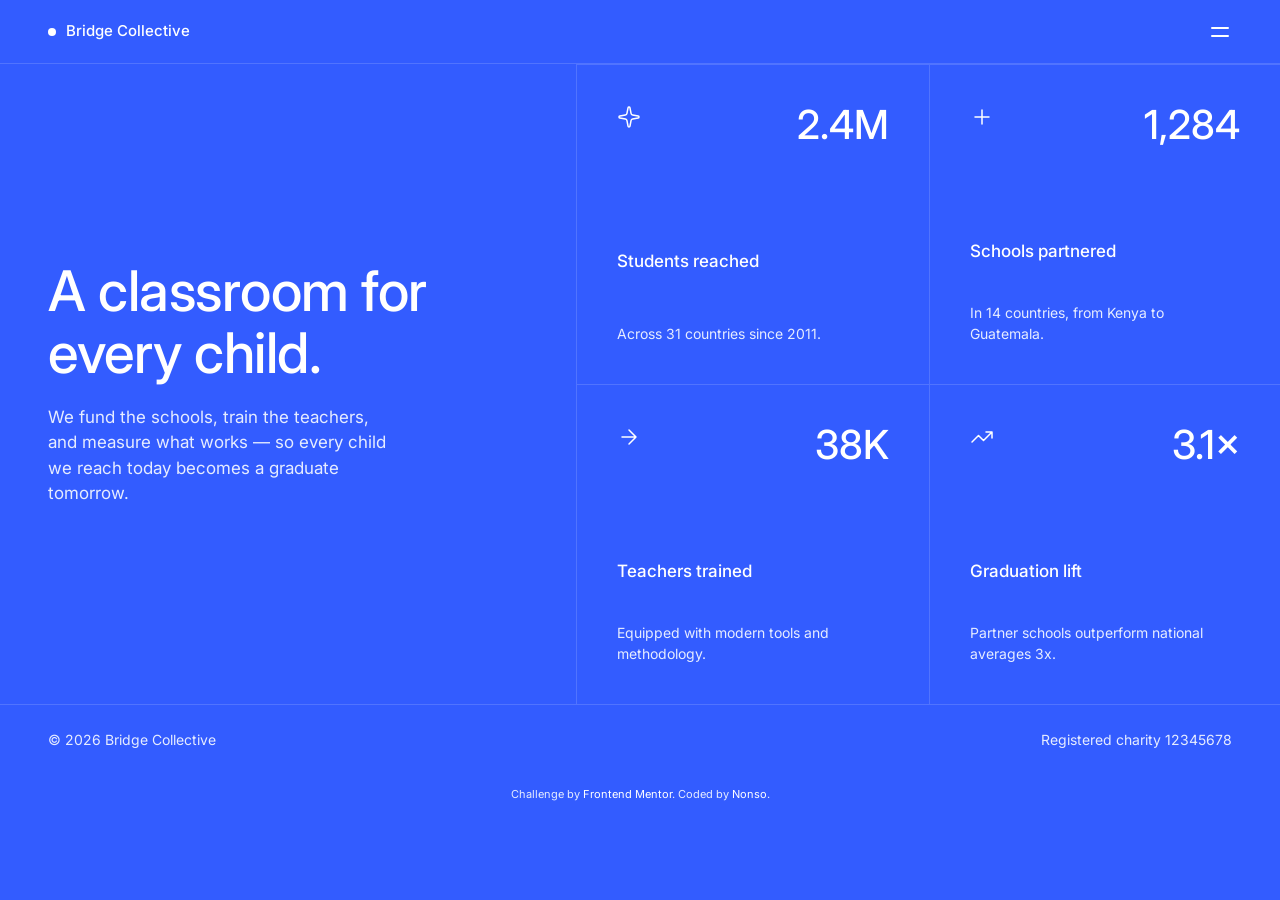
<file: index.html>
<!DOCTYPE html>
<html lang="en">
<head>
  <meta charset="UTF-8">
  <meta name="viewport" content="width=device-width, initial-scale=1.0"> <!-- displays site properly based on user's device -->

  <link rel="icon" type="image/png" sizes="32x32" href="./assets/images/favicon-32x32.png">

  <title>Frontend Mentor | Grid landing page</title>

  <link rel="stylesheet" href="./style.css">
</head>
<body>

  <div class="page">

    <!-- Nav -->
    <header class="nav">
      <a href="#" class="nav__logo">
        <span class="nav__dot" aria-hidden="true"></span>
        Bridge Collective
      </a>

      <button type="button" class="nav__toggle" id="menuToggle" aria-expanded="false" aria-controls="menuPanel">
        <img src="./assets/images/icon-menu.svg" alt="" class="nav__toggle-icon nav__toggle-icon--open">
        <img src="./assets/images/icon-close.svg" alt="" class="nav__toggle-icon nav__toggle-icon--close">
        <span class="visually-hidden">Menu</span>
      </button>
    </header>

    <main class="hero">

      <div class="hero__intro">
        <h1 class="hero__title">A classroom for every child.</h1>
        <p class="hero__text">We fund the schools, train the teachers, and measure what works — so every child we reach today becomes a graduate tomorrow.</p>
      </div>

      <!-- Stats -->
      <div class="stats-grid">

        <div class="stat-card">
          <img src="./assets/images/icon-sparkle.svg" alt="" class="stat-card__icon">
          <p class="stat-card__number">2.4M</p>
          <h2 class="stat-card__label">Students reached</h2>
          <p class="stat-card__desc">Across 31 countries since 2011.</p>
        </div>

        <div class="stat-card">
          <img src="./assets/images/icon-plus.svg" alt="" class="stat-card__icon">
          <p class="stat-card__number">1,284</p>
          <h2 class="stat-card__label">Schools partnered</h2>
          <p class="stat-card__desc">In 14 countries, from Kenya to Guatemala.</p>
        </div>

        <div class="stat-card">
          <img src="./assets/images/icon-arrow-right.svg" alt="" class="stat-card__icon">
          <p class="stat-card__number">38K</p>
          <h2 class="stat-card__label">Teachers trained</h2>
          <p class="stat-card__desc">Equipped with modern tools and methodology.</p>
        </div>

        <div class="stat-card">
          <img src="./assets/images/icon-trending-up.svg" alt="" class="stat-card__icon">
          <p class="stat-card__number">3.1&times;</p>
          <h2 class="stat-card__label">Graduation lift</h2>
          <p class="stat-card__desc">Partner schools outperform national averages 3x.</p>
        </div>

      </div>

    </main>

    <!-- Footer -->
    <footer class="site-footer">
      <p>&copy; 2026 Bridge Collective</p>
      <p>Registered charity 12345678</p>
    </footer>

  </div>

  <!-- Menu panel — hidden until the hamburger is activated -->
  <div class="menu-overlay" id="menuOverlay"></div>
  <nav class="menu-panel" id="menuPanel" aria-label="Main navigation">
    <ul class="menu-panel__list">
      <li><a href="#">About</a></li>
      <li><a href="#">Our Work</a></li>
      <li><a href="#">Partners</a></li>
      <li><a href="#">Annual Report</a></li>
      <li><a href="#">Donate</a></li>
    </ul>
  </nav>

  <script src="./script.js"></script>

  <div class="attribution">
    Challenge by <a href="https://www.frontendmentor.io?ref=challenge">Frontend Mentor</a>.
    Coded by <a href="https://www.frontendmentor.io/profile/1Chinomnso"> Nonso</a>.
  </div>
</body>
</html>
</file>
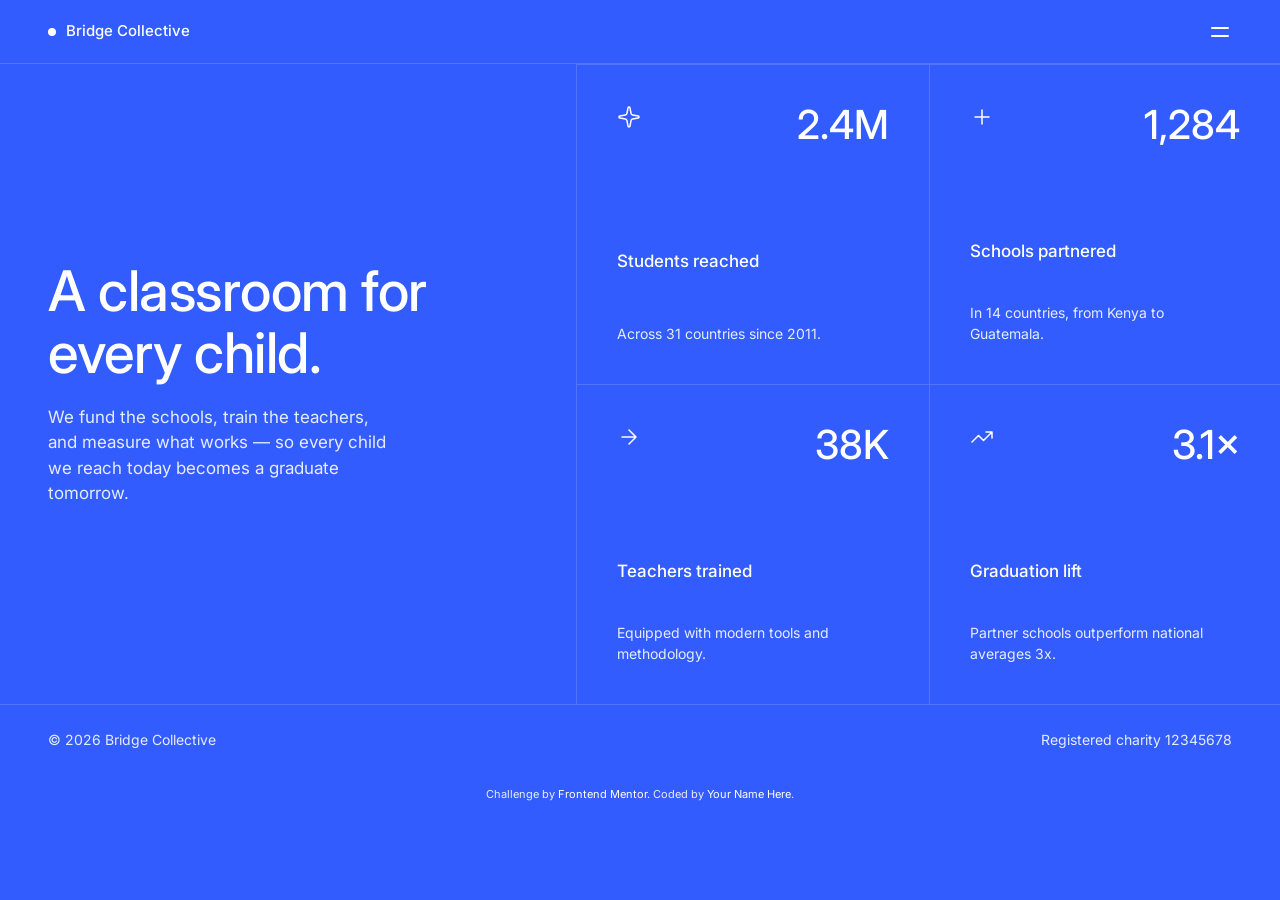
<file: grid-landing-page-main/index.html>
<!DOCTYPE html>
<html lang="en">
<head>
  <meta charset="UTF-8">
  <meta name="viewport" content="width=device-width, initial-scale=1.0"> <!-- displays site properly based on user's device -->

  <link rel="icon" type="image/png" sizes="32x32" href="./assets/images/favicon-32x32.png">

  <title>Frontend Mentor | Grid landing page</title>

  <link rel="stylesheet" href="./style.css">
</head>
<body>

  <div class="page">

    <!-- Nav -->
    <header class="nav">
      <a href="#" class="nav__logo">
        <span class="nav__dot" aria-hidden="true"></span>
        Bridge Collective
      </a>

      <button type="button" class="nav__toggle" id="menuToggle" aria-expanded="false" aria-controls="menuPanel">
        <img src="./assets/images/icon-menu.svg" alt="" class="nav__toggle-icon nav__toggle-icon--open">
        <img src="./assets/images/icon-close.svg" alt="" class="nav__toggle-icon nav__toggle-icon--close">
        <span class="visually-hidden">Menu</span>
      </button>
    </header>

    <main class="hero">

      <div class="hero__intro">
        <h1 class="hero__title">A classroom for every child.</h1>
        <p class="hero__text">We fund the schools, train the teachers, and measure what works — so every child we reach today becomes a graduate tomorrow.</p>
      </div>

      <!-- Stats -->
      <div class="stats-grid">

        <div class="stat-card">
          <img src="./assets/images/icon-sparkle.svg" alt="" class="stat-card__icon">
          <p class="stat-card__number">2.4M</p>
          <h2 class="stat-card__label">Students reached</h2>
          <p class="stat-card__desc">Across 31 countries since 2011.</p>
        </div>

        <div class="stat-card">
          <img src="./assets/images/icon-plus.svg" alt="" class="stat-card__icon">
          <p class="stat-card__number">1,284</p>
          <h2 class="stat-card__label">Schools partnered</h2>
          <p class="stat-card__desc">In 14 countries, from Kenya to Guatemala.</p>
        </div>

        <div class="stat-card">
          <img src="./assets/images/icon-arrow-right.svg" alt="" class="stat-card__icon">
          <p class="stat-card__number">38K</p>
          <h2 class="stat-card__label">Teachers trained</h2>
          <p class="stat-card__desc">Equipped with modern tools and methodology.</p>
        </div>

        <div class="stat-card">
          <img src="./assets/images/icon-trending-up.svg" alt="" class="stat-card__icon">
          <p class="stat-card__number">3.1&times;</p>
          <h2 class="stat-card__label">Graduation lift</h2>
          <p class="stat-card__desc">Partner schools outperform national averages 3x.</p>
        </div>

      </div>

    </main>

    <!-- Footer -->
    <footer class="site-footer">
      <p>&copy; 2026 Bridge Collective</p>
      <p>Registered charity 12345678</p>
    </footer>

  </div>

  <!-- Menu panel — hidden until the hamburger is activated -->
  <div class="menu-overlay" id="menuOverlay"></div>
  <nav class="menu-panel" id="menuPanel" aria-label="Main navigation">
    <ul class="menu-panel__list">
      <li><a href="#">About</a></li>
      <li><a href="#">Our Work</a></li>
      <li><a href="#">Partners</a></li>
      <li><a href="#">Annual Report</a></li>
      <li><a href="#">Donate</a></li>
    </ul>
  </nav>

  <script src="./script.js"></script>

  <div class="attribution">
    Challenge by <a href="https://www.frontendmentor.io?ref=challenge">Frontend Mentor</a>.
    Coded by <a href="#">Your Name Here</a>.
  </div>
</body>
</html>
</file>
<file: style.css>
/* ---------------------------------- */
/* Fonts                               */
/* ---------------------------------- */

@font-face {
  font-family: "Inter";
  src: url("./assets/fonts/inter/inter-variable.ttf") format("truetype");
  font-weight: 100 900;
  font-style: normal;
  font-display: swap;
}

/* ---------------------------------- */
/* Reset (basic, not the full Josh Comeau one) */
/* ---------------------------------- */

*,
*::before,
*::after {
  box-sizing: border-box;
  margin: 0;
  padding: 0;
}

img {
  display: block;
  max-width: 100%;
}

a {
  color: inherit;
  text-decoration: none;
}

ul {
  list-style: none;
}

button {
  font: inherit;
  color: inherit;
  background: none;
  border: none;
  cursor: pointer;
}

/* ---------------------------------- */
/* Variables                           */
/* ---------------------------------- */

:root {
  --white: hsl(0, 0%, 100%);

  --blue-200: hsl(224, 100%, 95%);
  --blue-400: hsl(220, 100%, 64%);
  --blue-600: hsl(228, 100%, 60%);
  --blue-700: hsl(228, 99%, 58%);

  --overlay-black: hsl(0, 0%, 0%);

  --divider: hsl(0, 0%, 100%, 0.15);

  --nav-height: 64px;
  --gutter: 24px;

  --ff-base: "Inter", Arial, Helvetica, sans-serif;
}

@media (min-width: 700px) {
  :root {
    --gutter: 48px;
  }
}

/* ---------------------------------- */
/* Base                                */
/* ---------------------------------- */

body {
  font-family: var(--ff-base);
  font-weight: 400;
  font-size: 17px;
  line-height: 1.5;
  background-color: var(--blue-600);
  color: var(--white);
}

.visually-hidden {
  position: absolute;
  width: 1px;
  height: 1px;
  overflow: hidden;
  clip: rect(0 0 0 0);
  white-space: nowrap;
}

/* nice big focus ring so keyboard users can actually see it */
a:focus-visible,
button:focus-visible {
  outline: 2px solid var(--white);
  outline-offset: 4px;
  border-radius: 2px;
}

/* stop the page from scrolling behind the menu panel when it's open */
body.menu-is-open {
  overflow: hidden;
}

/* ---------------------------------- */
/* Nav                                 */
/* ---------------------------------- */

.nav {
  height: var(--nav-height);
  display: flex;
  align-items: center;
  justify-content: space-between;
  padding-inline: var(--gutter);
  border-bottom: 1px solid var(--divider);
}

.nav__logo {
  display: flex;
  align-items: center;
  gap: 10px;
  font-size: 15px;
  font-weight: 500;
}

.nav__dot {
  width: 8px;
  height: 8px;
  border-radius: 50%;
  background-color: var(--white);
  flex-shrink: 0;
}

.nav__toggle {
  position: relative;
  width: 24px;
  height: 24px;
  z-index: 20;
}

.nav__toggle-icon {
  position: absolute;
  top: 0;
  left: 0;
  transition: opacity 0.15s ease;
}

.nav__toggle-icon--close {
  opacity: 0;
}

.menu-is-open .nav__toggle-icon--open {
  opacity: 0;
}

.menu-is-open .nav__toggle-icon--close {
  opacity: 1;
}

/* ---------------------------------- */
/* Hero                                */
/* ---------------------------------- */

.hero {
  display: flex;
  flex-direction: column;
}

.hero__intro {
  padding: 40px var(--gutter) 48px;
}

.hero__title {
  font-size: 40px;
  font-weight: 500;
  line-height: 1.1;
  letter-spacing: -0.5px;
  margin-bottom: 20px;
}

.hero__text {
  max-width: 32ch;
  color: var(--blue-200);
}

/* ---------------------------------- */
/* Stats grid                          */
/* ---------------------------------- */

.stats-grid {
  display: grid;
  grid-template-columns: 1fr;
}

.stat-card {
  padding: 32px var(--gutter);
  min-height: 230px;
  display: grid;
  grid-template-columns: 1fr auto;
  align-items: start;
  align-content: space-between;
  border-top: 1px solid var(--divider);
  transition: background-color 0.2s ease;
}

.stat-card:hover {
  background-color: hsl(228, 100%, 64%, 0.35);
}

.stat-card__icon {
  width: 24px;
  height: 24px;
  grid-column: 1;
  grid-row: 1;
}

.stat-card__number {
  grid-column: 2;
  grid-row: 1;
  font-size: 32px;
  font-weight: 500;
  line-height: 1;
}

.stat-card__label {
  grid-column: 1 / -1;
  font-size: 17px;
  font-weight: 500;
  margin-top: 40px;
  margin-bottom: 4px;
}

.stat-card__desc {
  grid-column: 1 / -1;
  font-size: 14px;
  color: var(--blue-200);
}

/* ---------------------------------- */
/* Footer                              */
/* ---------------------------------- */

.site-footer {
  padding: 24px var(--gutter);
  border-top: 1px solid var(--divider);
  font-size: 14px;
  color: var(--blue-200);
  display: flex;
  flex-direction: column;
  gap: 4px;
}

/* ---------------------------------- */
/* Menu panel + overlay                */
/* ---------------------------------- */

.menu-overlay {
  position: fixed;
  inset: var(--nav-height) 0 0 0;
  background-color: hsl(0, 0%, 0%, 0.25);
  opacity: 0;
  pointer-events: none;
  transition: opacity 0.25s ease;
  z-index: 10;
}

.menu-panel {
  position: fixed;
  top: var(--nav-height);
  left: 0;
  right: 0;
  background-color: var(--blue-400);
  padding: 40px var(--gutter);
  transform: translateY(-16px);
  opacity: 0;
  pointer-events: none;
  transition: transform 0.25s ease, opacity 0.25s ease;
  z-index: 15;
}

.menu-panel__list {
  display: flex;
  flex-direction: column;
  align-items: center;
  gap: 20px;
}

.menu-panel__list a {
  font-size: 24px;
  font-weight: 500;
}

.menu-panel__list a:hover,
.menu-panel__list a:focus-visible {
  text-decoration: underline;
}

.menu-is-open .menu-overlay {
  opacity: 1;
  pointer-events: auto;
}

.menu-is-open .menu-panel {
  transform: translateY(0);
  opacity: 1;
  pointer-events: auto;
}

/* ---------------------------------- */
/* Tablet                              */
/* ---------------------------------- */

@media (min-width: 700px) {

  .hero__title {
    font-size: 48px;
  }

  .stats-grid {
    grid-template-columns: 1fr 1fr;
  }

  /* second column shouldn't also get a left divider from the row above it */
  .stat-card:nth-child(2n) {
    border-left: 1px solid var(--divider);
  }

}

/* ---------------------------------- */
/* Desktop                             */
/* ---------------------------------- */

@media (min-width: 1000px) {

  .hero {
    flex-direction: row;
  }

  .hero__intro {
    width: 45%;
    flex-shrink: 0;
    display: flex;
    flex-direction: column;
    justify-content: center;
    padding: 0 var(--gutter);
  }

  .hero__title {
    font-size: 56px;
  }

  .stats-grid {
    flex-grow: 1;
    border-left: 1px solid var(--divider);
  }

  .stat-card {
    min-height: 320px;
    padding: 40px;
  }

  .stat-card__number {
    font-size: 40px;
  }

  .stat-card__label {
    margin-top: 60px;
  }

  .site-footer {
    flex-direction: row;
    align-items: center;
    justify-content: space-between;
  }

  /* menu becomes a tall panel pinned to the right instead of a dropdown */
  .menu-panel {
    left: auto;
    width: 400px;
    bottom: 0;
    padding: 48px;
    display: flex;
    align-items: center;
    transform: translateX(24px);
  }

  .menu-is-open .menu-panel {
    transform: translateX(0);
  }

  .menu-panel__list {
    align-items: flex-end;
    gap: 28px;
    width: 100%;
  }

  .menu-panel__list a {
    font-size: 28px;
  }

}

.attribution {
  font-size: 11px;
  text-align: center;
  padding: 12px;
  color: var(--blue-200);
}

.attribution a {
  color: var(--white);
}
</file>
<file: grid-landing-page-main/style.css>
/* ---------------------------------- */
/* Fonts                               */
/* ---------------------------------- */

@font-face {
  font-family: "Inter";
  src: url("./assets/fonts/inter/inter-variable.ttf") format("truetype");
  font-weight: 100 900;
  font-style: normal;
  font-display: swap;
}

/* ---------------------------------- */
/* Reset (basic, not the full Josh Comeau one) */
/* ---------------------------------- */

*,
*::before,
*::after {
  box-sizing: border-box;
  margin: 0;
  padding: 0;
}

img {
  display: block;
  max-width: 100%;
}

a {
  color: inherit;
  text-decoration: none;
}

ul {
  list-style: none;
}

button {
  font: inherit;
  color: inherit;
  background: none;
  border: none;
  cursor: pointer;
}

/* ---------------------------------- */
/* Variables                           */
/* ---------------------------------- */

:root {
  --white: hsl(0, 0%, 100%);

  --blue-200: hsl(224, 100%, 95%);
  --blue-400: hsl(220, 100%, 64%);
  --blue-600: hsl(228, 100%, 60%);
  --blue-700: hsl(228, 99%, 58%);

  --overlay-black: hsl(0, 0%, 0%);

  --divider: hsl(0, 0%, 100%, 0.15);

  --nav-height: 64px;
  --gutter: 24px;

  --ff-base: "Inter", Arial, Helvetica, sans-serif;
}

@media (min-width: 700px) {
  :root {
    --gutter: 48px;
  }
}

/* ---------------------------------- */
/* Base                                */
/* ---------------------------------- */

body {
  font-family: var(--ff-base);
  font-weight: 400;
  font-size: 17px;
  line-height: 1.5;
  background-color: var(--blue-600);
  color: var(--white);
}

.visually-hidden {
  position: absolute;
  width: 1px;
  height: 1px;
  overflow: hidden;
  clip: rect(0 0 0 0);
  white-space: nowrap;
}

/* nice big focus ring so keyboard users can actually see it */
a:focus-visible,
button:focus-visible {
  outline: 2px solid var(--white);
  outline-offset: 4px;
  border-radius: 2px;
}

/* stop the page from scrolling behind the menu panel when it's open */
body.menu-is-open {
  overflow: hidden;
}

/* ---------------------------------- */
/* Nav                                 */
/* ---------------------------------- */

.nav {
  height: var(--nav-height);
  display: flex;
  align-items: center;
  justify-content: space-between;
  padding-inline: var(--gutter);
  border-bottom: 1px solid var(--divider);
}

.nav__logo {
  display: flex;
  align-items: center;
  gap: 10px;
  font-size: 15px;
  font-weight: 500;
}

.nav__dot {
  width: 8px;
  height: 8px;
  border-radius: 50%;
  background-color: var(--white);
  flex-shrink: 0;
}

.nav__toggle {
  position: relative;
  width: 24px;
  height: 24px;
  z-index: 20;
}

.nav__toggle-icon {
  position: absolute;
  top: 0;
  left: 0;
  transition: opacity 0.15s ease;
}

.nav__toggle-icon--close {
  opacity: 0;
}

.menu-is-open .nav__toggle-icon--open {
  opacity: 0;
}

.menu-is-open .nav__toggle-icon--close {
  opacity: 1;
}

/* ---------------------------------- */
/* Hero                                */
/* ---------------------------------- */

.hero {
  display: flex;
  flex-direction: column;
}

.hero__intro {
  padding: 40px var(--gutter) 48px;
}

.hero__title {
  font-size: 40px;
  font-weight: 500;
  line-height: 1.1;
  letter-spacing: -0.5px;
  margin-bottom: 20px;
}

.hero__text {
  max-width: 32ch;
  color: var(--blue-200);
}

/* ---------------------------------- */
/* Stats grid                          */
/* ---------------------------------- */

.stats-grid {
  display: grid;
  grid-template-columns: 1fr;
}

.stat-card {
  padding: 32px var(--gutter);
  min-height: 230px;
  display: grid;
  grid-template-columns: 1fr auto;
  align-items: start;
  align-content: space-between;
  border-top: 1px solid var(--divider);
  transition: background-color 0.2s ease;
}

.stat-card:hover {
  background-color: hsl(228, 100%, 64%, 0.35);
}

.stat-card__icon {
  width: 24px;
  height: 24px;
  grid-column: 1;
  grid-row: 1;
}

.stat-card__number {
  grid-column: 2;
  grid-row: 1;
  font-size: 32px;
  font-weight: 500;
  line-height: 1;
}

.stat-card__label {
  grid-column: 1 / -1;
  font-size: 17px;
  font-weight: 500;
  margin-top: 40px;
  margin-bottom: 4px;
}

.stat-card__desc {
  grid-column: 1 / -1;
  font-size: 14px;
  color: var(--blue-200);
}

/* ---------------------------------- */
/* Footer                              */
/* ---------------------------------- */

.site-footer {
  padding: 24px var(--gutter);
  border-top: 1px solid var(--divider);
  font-size: 14px;
  color: var(--blue-200);
  display: flex;
  flex-direction: column;
  gap: 4px;
}

/* ---------------------------------- */
/* Menu panel + overlay                */
/* ---------------------------------- */

.menu-overlay {
  position: fixed;
  inset: var(--nav-height) 0 0 0;
  background-color: hsl(0, 0%, 0%, 0.25);
  opacity: 0;
  pointer-events: none;
  transition: opacity 0.25s ease;
  z-index: 10;
}

.menu-panel {
  position: fixed;
  top: var(--nav-height);
  left: 0;
  right: 0;
  background-color: var(--blue-400);
  padding: 40px var(--gutter);
  transform: translateY(-16px);
  opacity: 0;
  pointer-events: none;
  transition: transform 0.25s ease, opacity 0.25s ease;
  z-index: 15;
}

.menu-panel__list {
  display: flex;
  flex-direction: column;
  align-items: center;
  gap: 20px;
}

.menu-panel__list a {
  font-size: 24px;
  font-weight: 500;
}

.menu-panel__list a:hover,
.menu-panel__list a:focus-visible {
  text-decoration: underline;
}

.menu-is-open .menu-overlay {
  opacity: 1;
  pointer-events: auto;
}

.menu-is-open .menu-panel {
  transform: translateY(0);
  opacity: 1;
  pointer-events: auto;
}

/* ---------------------------------- */
/* Tablet                              */
/* ---------------------------------- */

@media (min-width: 700px) {

  .hero__title {
    font-size: 48px;
  }

  .stats-grid {
    grid-template-columns: 1fr 1fr;
  }

  /* second column shouldn't also get a left divider from the row above it */
  .stat-card:nth-child(2n) {
    border-left: 1px solid var(--divider);
  }

}

/* ---------------------------------- */
/* Desktop                             */
/* ---------------------------------- */

@media (min-width: 1000px) {

  .hero {
    flex-direction: row;
  }

  .hero__intro {
    width: 45%;
    flex-shrink: 0;
    display: flex;
    flex-direction: column;
    justify-content: center;
    padding: 0 var(--gutter);
  }

  .hero__title {
    font-size: 56px;
  }

  .stats-grid {
    flex-grow: 1;
    border-left: 1px solid var(--divider);
  }

  .stat-card {
    min-height: 320px;
    padding: 40px;
  }

  .stat-card__number {
    font-size: 40px;
  }

  .stat-card__label {
    margin-top: 60px;
  }

  .site-footer {
    flex-direction: row;
    align-items: center;
    justify-content: space-between;
  }

  /* menu becomes a tall panel pinned to the right instead of a dropdown */
  .menu-panel {
    left: auto;
    width: 400px;
    bottom: 0;
    padding: 48px;
    display: flex;
    align-items: center;
    transform: translateX(24px);
  }

  .menu-is-open .menu-panel {
    transform: translateX(0);
  }

  .menu-panel__list {
    align-items: flex-end;
    gap: 28px;
    width: 100%;
  }

  .menu-panel__list a {
    font-size: 28px;
  }

}

.attribution {
  font-size: 11px;
  text-align: center;
  padding: 12px;
  color: var(--blue-200);
}

.attribution a {
  color: var(--white);
}
</file>
